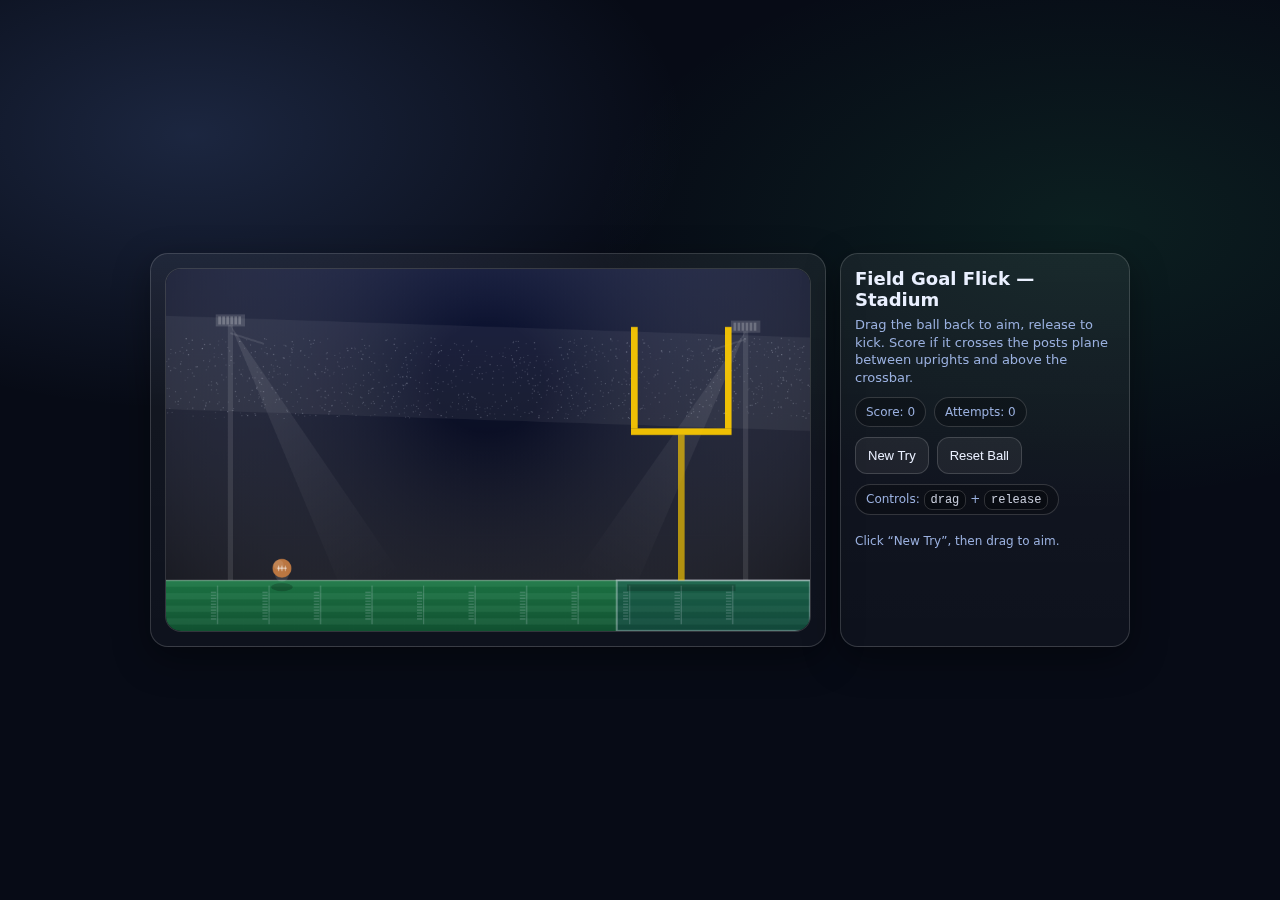
<file: game.html>
<!doctype html>
<html lang="en">
<head>
  <meta charset="utf-8" />
  <meta name="viewport" content="width=device-width,initial-scale=1" />
  <title>Field Goal Flick — Stadium</title>
  <style>
    :root{
      --bg:#070b16; --fg:#eaf0ff; --muted:#9ab0df; --line:rgba(255,255,255,.16);
    }
    *{box-sizing:border-box}
    body{
      margin:0; font-family:system-ui,-apple-system,Segoe UI,Roboto,Helvetica,Arial;
      color:var(--fg);
      background:
        radial-gradient(900px 500px at 15% 15%, rgba(122,162,255,.18), transparent 55%),
        radial-gradient(900px 500px at 85% 25%, rgba(51,209,122,.10), transparent 55%),
        var(--bg);
      min-height:100vh;
      display:flex; align-items:center; justify-content:center;
      padding:18px;
    }
    .wrap{
      width:min(980px, 100%);
      display:grid;
      grid-template-columns: 1fr 290px;
      gap:14px;
    }
    @media (max-width: 900px){ .wrap{grid-template-columns:1fr} }
    .card{
      border:1px solid var(--line);
      background:linear-gradient(180deg, rgba(255,255,255,.06), rgba(255,255,255,.03));
      border-radius:18px;
      box-shadow: 0 12px 36px rgba(0,0,0,.38);
      padding:14px;
    }
    h1{margin:0 0 6px; font-size:18px}
    p{margin:0; color:var(--muted); font-size:13px; line-height:1.35}
    .row{display:flex; gap:8px; flex-wrap:wrap; align-items:center; margin-top:10px}
    button{
      border:1px solid var(--line);
      background:rgba(255,255,255,.06);
      color:var(--fg);
      padding:10px 12px;
      border-radius:12px;
      cursor:pointer;
      font-size:13px;
    }
    button:hover{background:rgba(255,255,255,.10)}
    .pill{
      border:1px solid var(--line);
      background:rgba(0,0,0,.22);
      padding:7px 10px;
      border-radius:999px;
      font-size:12px;
      color:var(--muted);
    }
    canvas{
      width:100%;
      aspect-ratio: 16/9;
      background:rgba(0,0,0,.20);
      border:1px solid var(--line);
      border-radius:16px;
      display:block;
      touch-action:none;
    }
    .small{font-size:12px}
    .kbd{
      font-family: ui-monospace, SFMono-Regular, Menlo, Monaco, Consolas, "Liberation Mono","Courier New", monospace;
      border:1px solid var(--line);
      background:rgba(0,0,0,.25);
      padding:2px 6px;
      border-radius:8px;
      color:rgba(234,240,255,.85);
    }
  </style>
</head>
<body>
  <div class="wrap">
    <div class="card">
      <canvas id="c" width="960" height="540" aria-label="Field goal game"></canvas>
    </div>

    <div class="card">
      <h1>Field Goal Flick — Stadium</h1>
      <p>Drag the ball back to aim, release to kick. Score if it crosses the posts plane between uprights and above the crossbar.</p>

      <div class="row">
        <span class="pill" id="scorePill">Score: 0</span>
        <span class="pill" id="attemptPill">Attempts: 0</span>
      </div>

      <div class="row">
        <button id="newBtn">New Try</button>
        <button id="resetBtn">Reset Ball</button>
      </div>

      <div class="row">
        <span class="pill small">Controls: <span class="kbd">drag</span> + <span class="kbd">release</span></span>
      </div>

      <div class="row">
        <p class="small" id="msg" style="margin-top:8px;color:var(--muted)"></p>
      </div>
    </div>
  </div>

<script>
(() => {
  const canvas = document.getElementById("c");
  const ctx = canvas.getContext("2d");
  const scorePill = document.getElementById("scorePill");
  const attemptPill = document.getElementById("attemptPill");
  const msgEl = document.getElementById("msg");
  const resetBtn = document.getElementById("resetBtn");
  const newBtn = document.getElementById("newBtn");

  // --- World + physics ---
  const W = canvas.width, H = canvas.height;
  const G = 900;          // gravity
  const AIR = 0.995;      // air drag
  const MAX_PULL = 170;   // easier scoring
  const POWER = 9.0;      // easier scoring

  // Ground / turf
  const groundY = H * 0.86;

  // Goal
  const goalX = W * 0.80;
  const crossbarY = H * 0.44;
  const postTopY = H * 0.16;
  const uprightGap = 130;
  const postThickness = 10;

  // Tee + ball
  const tee = { x: W * 0.18, y: groundY - 18 };
  const ball = { r: 14, x: tee.x, y: tee.y, vx: 0, vy: 0, flying: false };

  // Dragging (reliable release)
  let dragging = false;
  let dragPos = { x: tee.x, y: tee.y };
  let activePointerId = null;

  let score = 0;
  let attempts = 0;
  let judgedThisKick = false;
  let lastTime = performance.now();

  const clamp = (v,a,b)=>Math.max(a,Math.min(b,v));
  const dist = (ax,ay,bx,by)=>Math.hypot(ax-bx, ay-by);

  function setMsg(t){ msgEl.textContent = t || ""; }
  function updateHUD(){
    scorePill.textContent = `Score: ${score}`;
    attemptPill.textContent = `Attempts: ${attempts}`;
  }

  function resetBall(){
    ball.x = tee.x; ball.y = tee.y;
    ball.vx = 0; ball.vy = 0;
    ball.flying = false;
    dragging = false;
    activePointerId = null;
    judgedThisKick = false;
    setMsg("Drag to aim (you can pull below the ground line to angle up).");
  }

  function newTry(){
    attempts++;
    updateHUD();
    resetBall();
  }

  function toCanvasPos(evt){
    const rect = canvas.getBoundingClientRect();
    return {
      x: (evt.clientX - rect.left) * (canvas.width / rect.width),
      y: (evt.clientY - rect.top) * (canvas.height / rect.height)
    };
  }

  // --- Scoring ---
  function checkFieldGoal(prevX, prevY, x, y){
    if(judgedThisKick) return;
    if(prevX < goalX && x >= goalX){
      const innerLeft = goalX - uprightGap/2;
      const innerRight = goalX + uprightGap/2;

      const t = (goalX - prevX) / (x - prevX || 1e-6);
      const yAt = prevY + (y - prevY) * t;

      const between = (x >= innerLeft && x <= innerRight);
      const above = (yAt <= crossbarY - ball.r * 0.10);

      judgedThisKick = true;
      if(between && above){
        score++;
        updateHUD();
        setMsg("✅ GOOD! Field goal!");
      }else{
        setMsg("❌ No good. New try!");
      }
    }
  }

  // FIXED: launch from tee so it never instantly "hits ground"
  function kickFromPull(px, py){
    const dx = px - tee.x, dy = py - tee.y;
    const d = Math.hypot(dx, dy);
    const pull = clamp(d, 0, MAX_PULL);
    const nx = d ? dx/d : 0, ny = d ? dy/d : 0;

    ball.x = tee.x;
    ball.y = tee.y;

    ball.vx = -nx * pull * POWER;
    ball.vy = -ny * pull * POWER;
    ball.flying = true;
    judgedThisKick = false;
    setMsg("Ball is up!");
  }

  // --- Input (window move/up so release always works) ---
  canvas.addEventListener("pointerdown", (e)=>{
    if(ball.flying) return;
    const p = toCanvasPos(e);

    // generous grab radius
    if(dist(p.x,p.y,ball.x,ball.y) <= ball.r + 28){
      e.preventDefault();
      dragging = true;
      activePointerId = e.pointerId;
      dragPos = p;
      if (canvas.setPointerCapture) {
        try { canvas.setPointerCapture(activePointerId); } catch {}
      }
    }
  });

  window.addEventListener("pointermove", (e)=>{
    if(!dragging) return;
    if(activePointerId !== null && e.pointerId !== activePointerId) return;
    dragPos = toCanvasPos(e);
  });

  window.addEventListener("pointerup", (e)=>{
    if(!dragging) return;
    if(activePointerId !== null && e.pointerId !== activePointerId) return;
    dragging = false;
    activePointerId = null;
    kickFromPull(dragPos.x, dragPos.y);
  });

  window.addEventListener("pointercancel", ()=>{
    dragging = false;
    activePointerId = null;
  });

  resetBtn.addEventListener("click", resetBall);
  newBtn.addEventListener("click", newTry);

  // ---------- Stadium drawing ----------
  function drawSkyAndStadium(){
    // sky gradient
    const g = ctx.createLinearGradient(0,0,0,groundY);
    g.addColorStop(0, "rgba(15,22,55,1)");
    g.addColorStop(1, "rgba(8,10,22,1)");
    ctx.fillStyle = g;
    ctx.fillRect(0,0,W,groundY);

    // vignette
    const vg = ctx.createRadialGradient(W*0.5, groundY*0.35, 80, W*0.5, groundY*0.35, W*0.75);
    vg.addColorStop(0, "rgba(255,255,255,0)");
    vg.addColorStop(1, "rgba(0,0,0,0.45)");
    ctx.fillStyle = vg;
    ctx.fillRect(0,0,W,groundY);

    // stands base shape
    ctx.fillStyle = "rgba(255,255,255,0.06)";
    ctx.beginPath();
    ctx.moveTo(0, groundY*0.15);
    ctx.lineTo(W, groundY*0.22);
    ctx.lineTo(W, groundY*0.52);
    ctx.lineTo(0, groundY*0.45);
    ctx.closePath();
    ctx.fill();

    // crowd dots (simple)
    const crowdTop = groundY*0.22;
    const crowdBot = groundY*0.48;
    for(let i=0;i<1200;i++){
      const x = Math.random()*W;
      const y = crowdTop + Math.random()*(crowdBot-crowdTop);
      const a = 0.10 + Math.random()*0.20;
      ctx.fillStyle = `rgba(234,240,255,${a})`;
      ctx.fillRect(x, y, 1.5, 1.5);
    }

    // stadium lights (left + right)
    drawLightTower(W*0.10, groundY*0.18, 1);
    drawLightTower(W*0.90, groundY*0.20, -1);

    // soft light beams
    drawLightBeam(W*0.10, groundY*0.18, 1);
    drawLightBeam(W*0.90, groundY*0.20, -1);
  }

  function drawLightTower(x, y, dir){
    // tower pole
    ctx.fillStyle = "rgba(255,255,255,0.10)";
    ctx.fillRect(x-4, y, 8, groundY-y);

    // light box
    ctx.fillStyle = "rgba(255,255,255,0.14)";
    ctx.fillRect(x-22, y-16, 44, 18);

    // bulbs
    for(let i=0;i<6;i++){
      ctx.fillStyle = "rgba(255,255,255,0.22)";
      ctx.fillRect(x-18 + i*6, y-13, 4, 12);
    }

    // support arm
    ctx.strokeStyle = "rgba(255,255,255,0.10)";
    ctx.lineWidth = 3;
    ctx.beginPath();
    ctx.moveTo(x, y+12);
    ctx.lineTo(x + dir*50, y+28);
    ctx.stroke();
  }

  function drawLightBeam(x, y, dir){
    const beam = ctx.createLinearGradient(x, y, x + dir*240, groundY);
    beam.addColorStop(0, "rgba(255,255,255,0.10)");
    beam.addColorStop(1, "rgba(255,255,255,0)");
    ctx.fillStyle = beam;
    ctx.beginPath();
    ctx.moveTo(x, y);
    ctx.lineTo(x + dir*260, groundY);
    ctx.lineTo(x + dir*160, groundY);
    ctx.closePath();
    ctx.fill();
  }

  function drawField(){
    // turf base
    const turf = ctx.createLinearGradient(0, groundY, 0, H);
    turf.addColorStop(0, "rgba(30,120,70,0.95)");
    turf.addColorStop(1, "rgba(18,85,52,0.98)");
    ctx.fillStyle = turf;
    ctx.fillRect(0, groundY, W, H-groundY);

    // alternating stripes
    const stripeH = (H-groundY)/8;
    for(let i=0;i<8;i++){
      ctx.fillStyle = (i%2===0) ? "rgba(255,255,255,0.04)" : "rgba(0,0,0,0.04)";
      ctx.fillRect(0, groundY + i*stripeH, W, stripeH);
    }

    // end zone near goal
    const ezX0 = W*0.70;
    ctx.fillStyle = "rgba(22,40,90,0.22)";
    ctx.fillRect(ezX0, groundY, W-ezX0, H-groundY);

    // end zone border
    ctx.strokeStyle = "rgba(234,240,255,0.35)";
    ctx.lineWidth = 3;
    ctx.strokeRect(ezX0, groundY, W-ezX0, H-groundY);

    // yard lines
    ctx.strokeStyle = "rgba(234,240,255,0.18)";
    ctx.lineWidth = 2;
    for(let x=W*0.08; x<=W*0.95; x+=W*0.08){
      ctx.beginPath();
      ctx.moveTo(x, groundY+8);
      ctx.lineTo(x, H-10);
      ctx.stroke();

      // hash marks
      for(let k=0;k<10;k++){
        const yy = groundY + 18 + k*((H-groundY-36)/9);
        ctx.beginPath();
        ctx.moveTo(x-10, yy);
        ctx.lineTo(x-2, yy);
        ctx.stroke();
      }
    }

    // ground line highlight
    ctx.strokeStyle = "rgba(255,255,255,.25)";
    ctx.lineWidth = 2;
    ctx.beginPath(); ctx.moveTo(0, groundY); ctx.lineTo(W, groundY); ctx.stroke();

    // tee marker
    ctx.fillStyle = "rgba(255,255,255,.10)";
    ctx.beginPath(); ctx.arc(tee.x, tee.y + 10, 10, 0, Math.PI*2); ctx.fill();
  }

  function drawGoal(){
    const innerLeft = goalX - uprightGap/2;
    const innerRight = goalX + uprightGap/2;

    // uprights (crossbar -> top)
    ctx.fillStyle = "rgba(255, 204, 0, 0.92)";
    ctx.fillRect(innerLeft - postThickness, postTopY, postThickness, crossbarY - postTopY);
    ctx.fillRect(innerRight, postTopY, postThickness, crossbarY - postTopY);

    // crossbar
    ctx.fillRect(innerLeft - postThickness, crossbarY, uprightGap + postThickness*2, postThickness);

    // center post (crossbar -> ground)
    ctx.fillStyle = "rgba(255, 204, 0, 0.65)";
    ctx.fillRect(goalX - postThickness/2, crossbarY + postThickness, postThickness, groundY - (crossbarY + postThickness));

    // subtle shadow on turf
    ctx.fillStyle = "rgba(0,0,0,0.18)";
    ctx.fillRect(innerLeft-16, groundY+6, uprightGap+32, 10);
  }

  function drawAimLine(){
    if(!dragging || ball.flying) return;

    const dx = dragPos.x - tee.x, dy = dragPos.y - tee.y;
    const d = Math.hypot(dx, dy);
    const pull = clamp(d, 0, MAX_PULL);

    const hx = tee.x + (d ? (dx/d)*pull : 0);
    const hy = tee.y + (d ? (dy/d)*pull : 0);

    // sling line
    ctx.strokeStyle = "rgba(122,162,255,.80)";
    ctx.lineWidth = 3;
    ctx.beginPath(); ctx.moveTo(tee.x, tee.y); ctx.lineTo(hx, hy); ctx.stroke();

    // dotted preview
    const vx = -(dx/d || 0) * pull * POWER;
    const vy = -(dy/d || 0) * pull * POWER;
    ctx.strokeStyle = "rgba(255,255,255,.38)";
    ctx.lineWidth = 2;
    ctx.setLineDash([6, 8]);
    ctx.beginPath();
    let px = tee.x, py = tee.y, tvx=vx, tvy=vy;
    const dt = 1/60;
    for(let i=0;i<30;i++){
      tvy += G*dt;
      tvx *= AIR; tvy *= AIR;
      px += tvx*dt; py += tvy*dt;
      if(i===0) ctx.moveTo(px, py); else ctx.lineTo(px, py);
      if(py > groundY) break;
    }
    ctx.stroke();
    ctx.setLineDash([]);
  }

  function drawBall(){
    // simple shadow on turf when near ground
    if(ball.y + ball.r >= groundY - 6){
      ctx.fillStyle = "rgba(0,0,0,0.20)";
      ctx.beginPath();
      ctx.ellipse(ball.x, groundY + 10, 16, 6, 0, 0, Math.PI*2);
      ctx.fill();
    }

    // football-ish ball
    ctx.fillStyle = "rgba(190, 120, 65, 0.98)";
    ctx.beginPath(); ctx.arc(ball.x, ball.y, ball.r, 0, Math.PI*2); ctx.fill();

    // highlight
    ctx.fillStyle = "rgba(255,255,255,0.10)";
    ctx.beginPath(); ctx.arc(ball.x - 5, ball.y - 5, ball.r*0.55, 0, Math.PI*2); ctx.fill();

    // laces
    ctx.strokeStyle = "rgba(255,255,255,.55)";
    ctx.lineWidth = 2;
    ctx.beginPath(); ctx.moveTo(ball.x - 7, ball.y); ctx.lineTo(ball.x + 7, ball.y); ctx.stroke();
    ctx.lineWidth = 1.5;
    for(let i=-5;i<=5;i+=5){
      ctx.beginPath();
      ctx.moveTo(ball.x + i, ball.y-4);
      ctx.lineTo(ball.x + i, ball.y+4);
      ctx.stroke();
    }
  }

  // --- Physics (NO BOUNCE) ---
  function step(dt){
    const prevX = ball.x, prevY = ball.y;

    // You can drag pointer below ground, but ball can't be dragged into ground.
    if(dragging && !ball.flying){
      const dx = dragPos.x - tee.x, dy = dragPos.y - tee.y;
      const d = Math.hypot(dx, dy);
      const pull = clamp(d, 0, MAX_PULL);

      let hx = tee.x + (d ? (dx/d)*pull : 0);
      let hy = tee.y + (d ? (dy/d)*pull : 0);

      const maxBallY = groundY - ball.r;
      if(hy > maxBallY) hy = maxBallY;

      ball.x = hx;
      ball.y = hy;
      return;
    }

    if(!ball.flying) return;

    ball.vy += G * dt;
    ball.vx *= AIR;
    ball.vy *= AIR;
    ball.x += ball.vx * dt;
    ball.y += ball.vy * dt;

    checkFieldGoal(prevX, prevY, ball.x, ball.y);

    // Ground hit: stop + reset shortly
    if(ball.y + ball.r >= groundY){
      ball.y = groundY - ball.r;
      ball.vx = 0; ball.vy = 0;
      ball.flying = false;

      if(!judgedThisKick){
        setMsg("❌ No good. New try!");
        judgedThisKick = true;
      }
      setTimeout(resetBall, 650);
    }

    // Out of bounds cleanup
    if(ball.x < -200 || ball.x > W + 200 || ball.y > H + 220){
      ball.flying = false;
      setMsg("Out of bounds. New try!");
      setTimeout(resetBall, 450);
    }
  }

  function loop(t){
    const dt = Math.min(0.033, (t - lastTime)/1000);
    lastTime = t;

    step(dt);

    // draw order
    drawSkyAndStadium();
    drawField();
    drawGoal();
    drawAimLine();
    drawBall();

    requestAnimationFrame(loop);
  }

  // Init
  updateHUD();
  setMsg("Click “New Try”, then drag to aim.");
  requestAnimationFrame(loop);
})();
</script>
</body>
</html>
</file>
